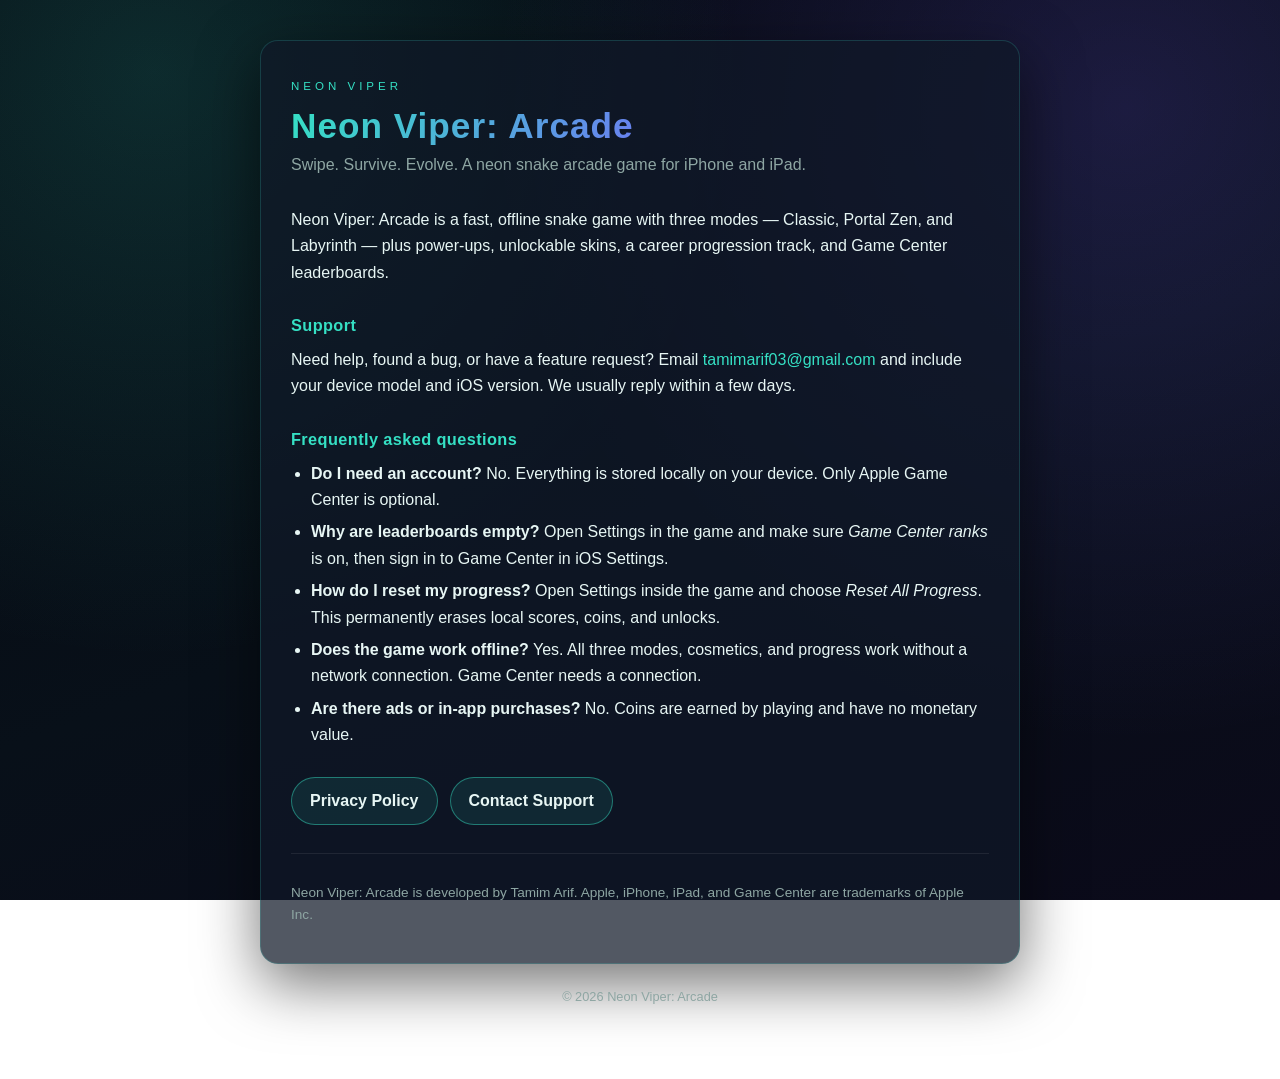
<file: index.html>
<!doctype html>
<html lang="en">
  <head>
    <meta charset="utf-8" />
    <meta name="viewport" content="width=device-width, initial-scale=1, viewport-fit=cover" />
    <title>Neon Viper: Arcade — Support</title>
    <meta name="description" content="Support and privacy information for Neon Viper: Arcade, a neon snake arcade game for iPhone and iPad." />
    <meta name="theme-color" content="#05070f" />
    <link rel="icon" href="data:image/svg+xml,<svg xmlns='http://www.w3.org/2000/svg' viewBox='0 0 100 100'><text y='.9em' font-size='90'>🐍</text></svg>" />
    <link rel="stylesheet" href="./styles.css" />
  </head>
  <body>
    <main>
      <p class="brand">Neon Viper</p>
      <h1>Neon Viper: Arcade</h1>
      <p class="tagline">Swipe. Survive. Evolve. A neon snake arcade game for iPhone and iPad.</p>

      <p>
        Neon Viper: Arcade is a fast, offline snake game with three modes — Classic, Portal Zen,
        and Labyrinth — plus power-ups, unlockable skins, a career progression track, and
        Game Center leaderboards.
      </p>

      <h2>Support</h2>
      <p>
        Need help, found a bug, or have a feature request? Email
        <a href="mailto:tamimarif03@gmail.com">tamimarif03@gmail.com</a> and include your device
        model and iOS version. We usually reply within a few days.
      </p>

      <h2>Frequently asked questions</h2>
      <ul>
        <li><strong>Do I need an account?</strong> No. Everything is stored locally on your device. Only Apple Game Center is optional.</li>
        <li><strong>Why are leaderboards empty?</strong> Open Settings in the game and make sure <em>Game Center ranks</em> is on, then sign in to Game Center in iOS Settings.</li>
        <li><strong>How do I reset my progress?</strong> Open Settings inside the game and choose <em>Reset All Progress</em>. This permanently erases local scores, coins, and unlocks.</li>
        <li><strong>Does the game work offline?</strong> Yes. All three modes, cosmetics, and progress work without a network connection. Game Center needs a connection.</li>
        <li><strong>Are there ads or in-app purchases?</strong> No. Coins are earned by playing and have no monetary value.</li>
      </ul>

      <nav>
        <a class="button" href="./privacy.html">Privacy Policy</a>
        <a class="button" href="mailto:tamimarif03@gmail.com">Contact Support</a>
      </nav>

      <hr />
      <p class="small muted">Neon Viper: Arcade is developed by Tamim Arif. Apple, iPhone, iPad, and Game Center are trademarks of Apple Inc.</p>
    </main>
    <footer>© 2026 Neon Viper: Arcade</footer>
  </body>
</html>
</file>
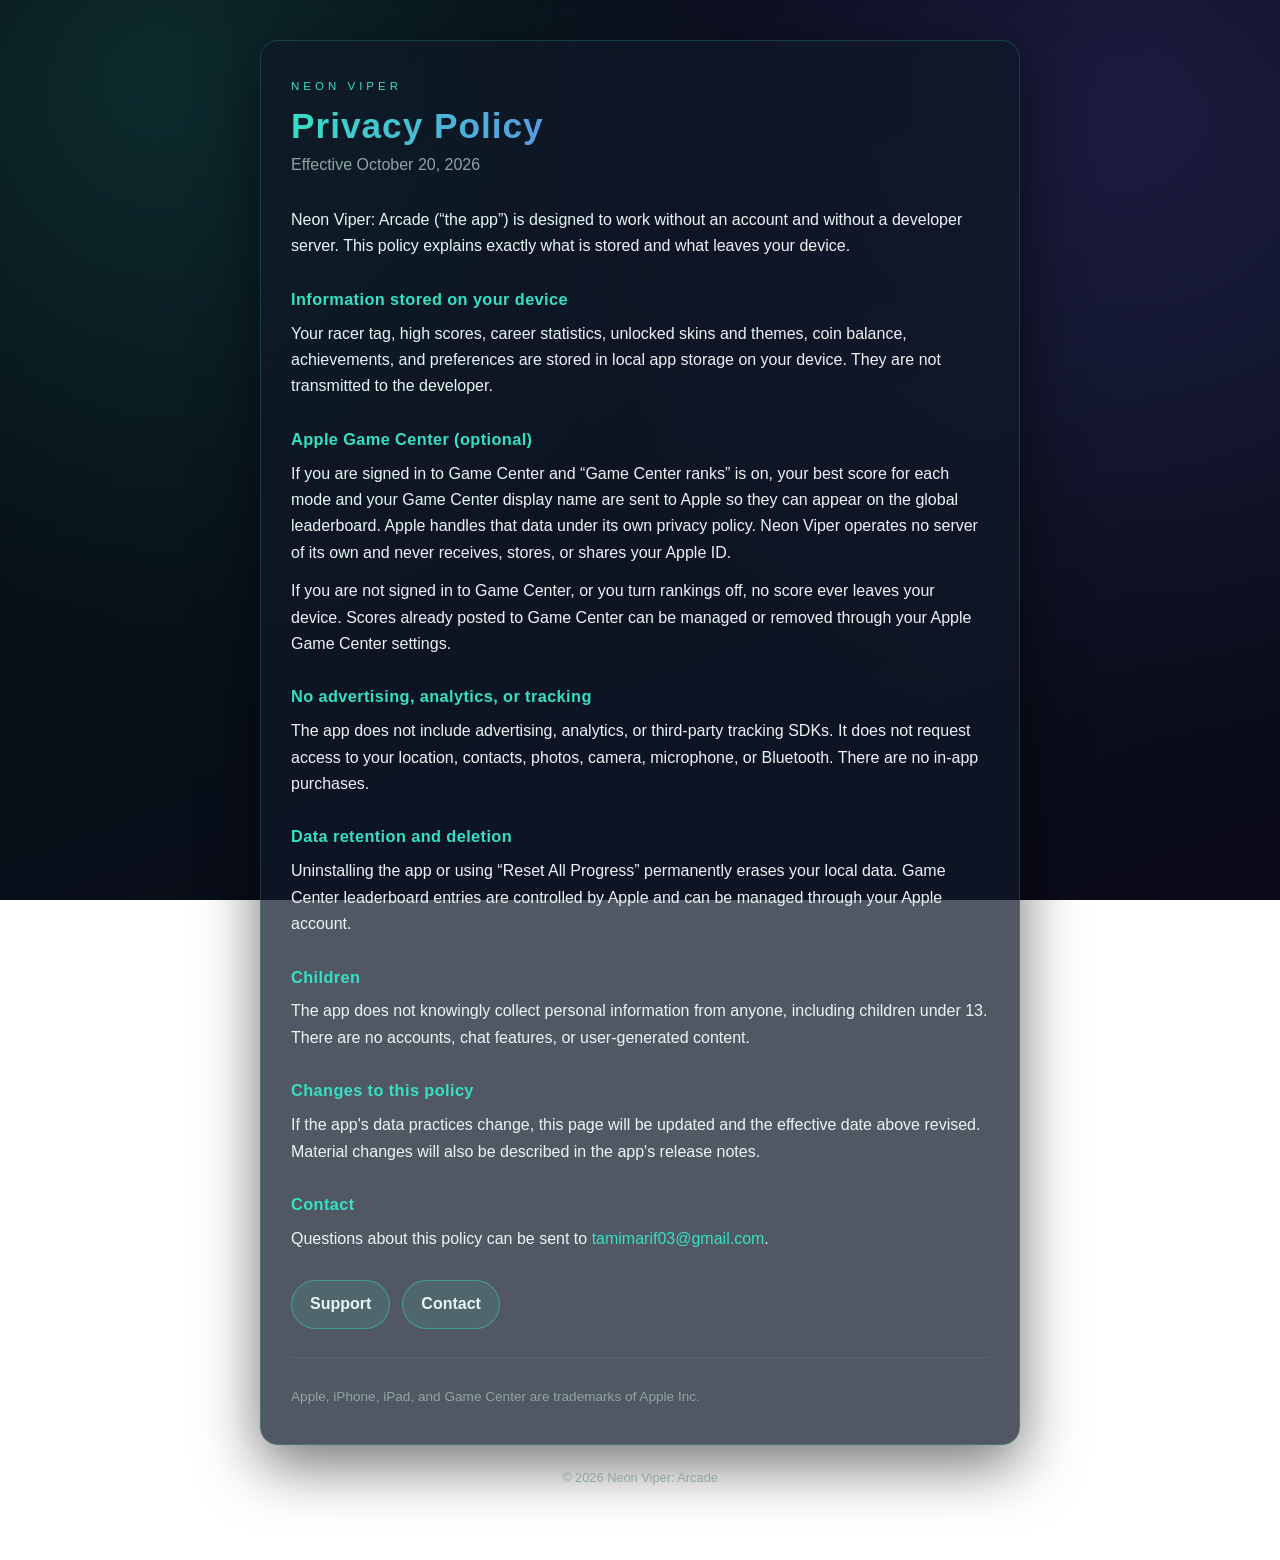
<file: privacy.html>
<!doctype html>
<html lang="en">
  <head>
    <meta charset="utf-8" />
    <meta name="viewport" content="width=device-width, initial-scale=1, viewport-fit=cover" />
    <title>Neon Viper: Arcade — Privacy Policy</title>
    <meta name="description" content="Privacy policy for Neon Viper: Arcade. No analytics, no ads, no tracking; local storage plus optional Apple Game Center." />
    <meta name="theme-color" content="#05070f" />
    <link rel="icon" href="data:image/svg+xml,<svg xmlns='http://www.w3.org/2000/svg' viewBox='0 0 100 100'><text y='.9em' font-size='90'>🐍</text></svg>" />
    <link rel="stylesheet" href="./styles.css" />
  </head>
  <body>
    <main>
      <p class="brand">Neon Viper</p>
      <h1>Privacy Policy</h1>
      <p class="tagline">Effective October 20, 2026</p>

      <p>
        Neon Viper: Arcade (“the app”) is designed to work without an account and without a
        developer server. This policy explains exactly what is stored and what leaves your device.
      </p>

      <h2>Information stored on your device</h2>
      <p>
        Your racer tag, high scores, career statistics, unlocked skins and themes, coin balance,
        achievements, and preferences are stored in local app storage on your device. They are not
        transmitted to the developer.
      </p>

      <h2>Apple Game Center (optional)</h2>
      <p>
        If you are signed in to Game Center and “Game Center ranks” is on, your best score for each
        mode and your Game Center display name are sent to Apple so they can appear on the global
        leaderboard. Apple handles that data under its own privacy policy. Neon Viper operates no
        server of its own and never receives, stores, or shares your Apple ID.
      </p>
      <p>
        If you are not signed in to Game Center, or you turn rankings off, no score ever leaves your
        device. Scores already posted to Game Center can be managed or removed through your Apple
        Game Center settings.
      </p>

      <h2>No advertising, analytics, or tracking</h2>
      <p>
        The app does not include advertising, analytics, or third-party tracking SDKs. It does not
        request access to your location, contacts, photos, camera, microphone, or Bluetooth. There
        are no in-app purchases.
      </p>

      <h2>Data retention and deletion</h2>
      <p>
        Uninstalling the app or using “Reset All Progress” permanently erases your local data.
        Game Center leaderboard entries are controlled by Apple and can be managed through your
        Apple account.
      </p>

      <h2>Children</h2>
      <p>
        The app does not knowingly collect personal information from anyone, including children
        under 13. There are no accounts, chat features, or user-generated content.
      </p>

      <h2>Changes to this policy</h2>
      <p>
        If the app's data practices change, this page will be updated and the effective date above
        revised. Material changes will also be described in the app's release notes.
      </p>

      <h2>Contact</h2>
      <p>
        Questions about this policy can be sent to
        <a href="mailto:tamimarif03@gmail.com">tamimarif03@gmail.com</a>.
      </p>

      <nav>
        <a class="button" href="./index.html">Support</a>
        <a class="button" href="mailto:tamimarif03@gmail.com">Contact</a>
      </nav>

      <hr />
      <p class="small muted">Apple, iPhone, iPad, and Game Center are trademarks of Apple Inc.</p>
    </main>
    <footer>© 2026 Neon Viper: Arcade</footer>
  </body>
</html>
</file>
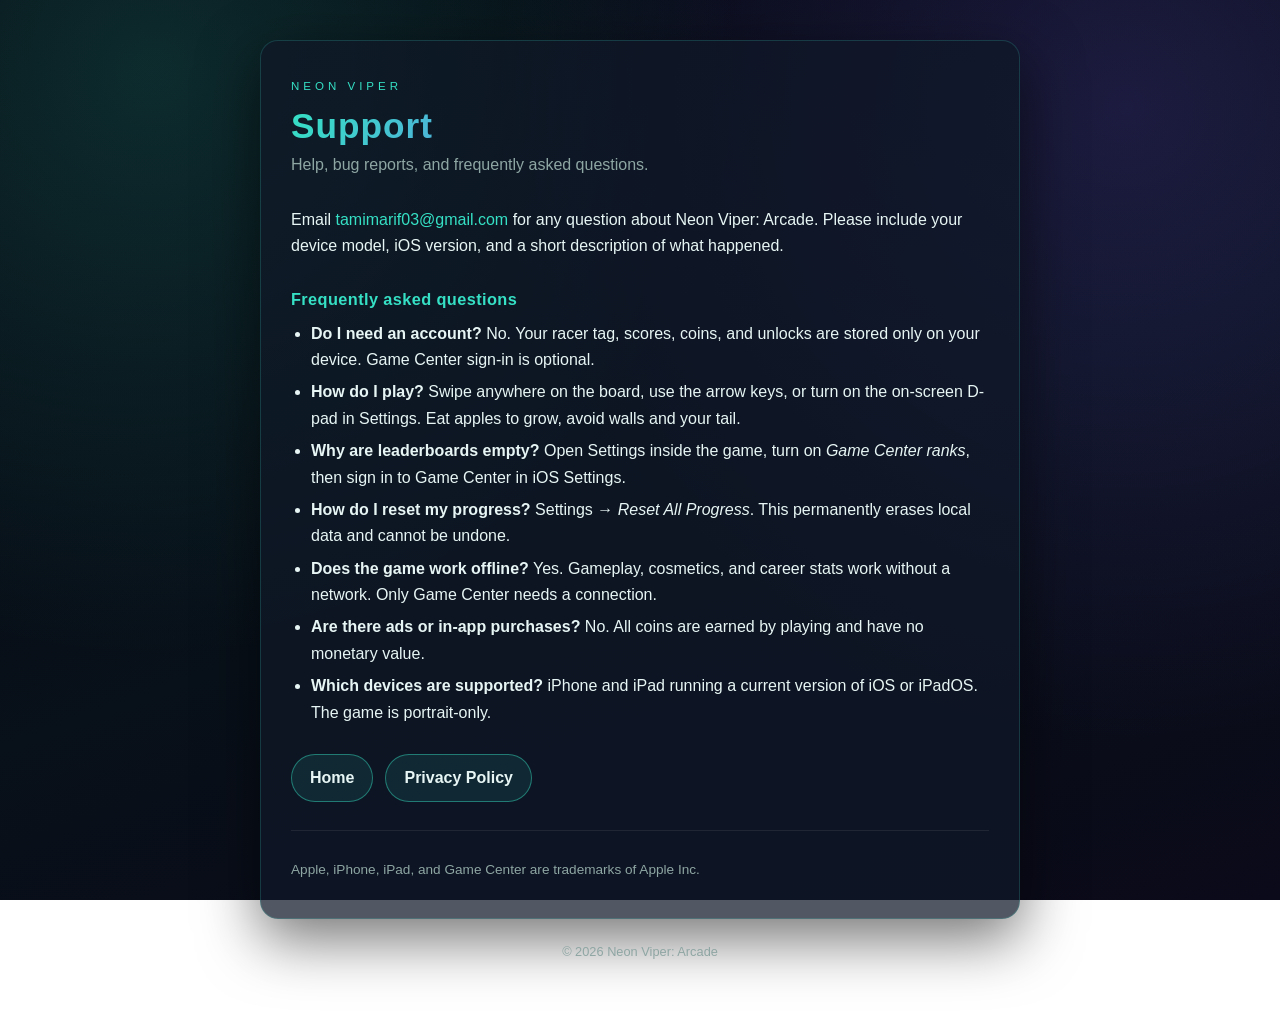
<file: support.html>
<!doctype html>
<html lang="en">
  <head>
    <meta charset="utf-8" />
    <meta name="viewport" content="width=device-width, initial-scale=1, viewport-fit=cover" />
    <title>Neon Viper: Arcade — Support</title>
    <meta name="description" content="Support for Neon Viper: Arcade. Contact the developer, read FAQs, and find the privacy policy." />
    <meta name="theme-color" content="#05070f" />
    <link rel="icon" href="data:image/svg+xml,<svg xmlns='http://www.w3.org/2000/svg' viewBox='0 0 100 100'><text y='.9em' font-size='90'>🐍</text></svg>" />
    <link rel="stylesheet" href="./styles.css" />
  </head>
  <body>
    <main>
      <p class="brand">Neon Viper</p>
      <h1>Support</h1>
      <p class="tagline">Help, bug reports, and frequently asked questions.</p>

      <p>
        Email <a href="mailto:tamimarif03@gmail.com">tamimarif03@gmail.com</a> for any question
        about Neon Viper: Arcade. Please include your device model, iOS version, and a short
        description of what happened.
      </p>

      <h2>Frequently asked questions</h2>
      <ul>
        <li><strong>Do I need an account?</strong> No. Your racer tag, scores, coins, and unlocks are stored only on your device. Game Center sign-in is optional.</li>
        <li><strong>How do I play?</strong> Swipe anywhere on the board, use the arrow keys, or turn on the on-screen D-pad in Settings. Eat apples to grow, avoid walls and your tail.</li>
        <li><strong>Why are leaderboards empty?</strong> Open Settings inside the game, turn on <em>Game Center ranks</em>, then sign in to Game Center in iOS Settings.</li>
        <li><strong>How do I reset my progress?</strong> Settings → <em>Reset All Progress</em>. This permanently erases local data and cannot be undone.</li>
        <li><strong>Does the game work offline?</strong> Yes. Gameplay, cosmetics, and career stats work without a network. Only Game Center needs a connection.</li>
        <li><strong>Are there ads or in-app purchases?</strong> No. All coins are earned by playing and have no monetary value.</li>
        <li><strong>Which devices are supported?</strong> iPhone and iPad running a current version of iOS or iPadOS. The game is portrait-only.</li>
      </ul>

      <nav>
        <a class="button" href="./index.html">Home</a>
        <a class="button" href="./privacy.html">Privacy Policy</a>
      </nav>

      <hr />
      <p class="small muted">Apple, iPhone, iPad, and Game Center are trademarks of Apple Inc.</p>
    </main>
    <footer>© 2026 Neon Viper: Arcade</footer>
  </body>
</html>
</file>
<file: styles.css>
*, *::before, *::after { box-sizing: border-box; margin: 0; padding: 0; }

:root {
  --bg: #05070f;
  --panel: rgba(16, 24, 40, 0.72);
  --border: rgba(64, 224, 208, 0.18);
  --text: #e7f6f4;
  --muted: #8ea6a3;
  --accent: #35e0c4;
  --accent-2: #7c5cff;
}

body {
  min-height: 100vh;
  font-family: -apple-system, BlinkMacSystemFont, "Segoe UI", Roboto, Helvetica, Arial, sans-serif;
  color: var(--text);
  background:
    radial-gradient(circle at 12% 8%, rgba(53, 224, 196, 0.16), transparent 42%),
    radial-gradient(circle at 88% 12%, rgba(124, 92, 255, 0.18), transparent 46%),
    linear-gradient(160deg, #05070f 0%, #081019 55%, #0b0a1a 100%);
  background-attachment: fixed;
  line-height: 1.65;
  padding: 40px 20px 72px;
  -webkit-text-size-adjust: 100%;
}

main {
  max-width: 760px;
  margin: 0 auto;
  background: var(--panel);
  border: 1px solid var(--border);
  border-radius: 18px;
  padding: 36px 30px;
  box-shadow: 0 20px 60px rgba(0, 0, 0, 0.55);
}

.brand {
  font-size: 0.72rem;
  letter-spacing: 4px;
  text-transform: uppercase;
  color: var(--accent);
  margin-bottom: 10px;
}

h1 {
  font-size: clamp(1.6rem, 5vw, 2.2rem);
  font-weight: 800;
  letter-spacing: 1px;
  line-height: 1.15;
  background: linear-gradient(120deg, #35e0c4, #7c5cff 70%);
  -webkit-background-clip: text;
  -webkit-text-fill-color: transparent;
  background-clip: text;
}

.tagline {
  color: var(--muted);
  margin-top: 6px;
  margin-bottom: 28px;
}

h2 {
  font-size: 1.02rem;
  letter-spacing: 0.4px;
  color: var(--accent);
  margin: 26px 0 8px;
}

p, li { color: var(--text); }
p + p { margin-top: 12px; }
ul { margin: 8px 0 0 20px; }
li + li { margin-top: 6px; }
.muted { color: var(--muted); }
.small { font-size: 0.85rem; }

nav {
  display: flex;
  flex-wrap: wrap;
  gap: 12px;
  margin-top: 28px;
}

a {
  color: var(--accent);
  text-decoration: none;
}

a:hover { text-decoration: underline; }

a.button {
  display: inline-block;
  padding: 10px 18px;
  border-radius: 999px;
  border: 1px solid rgba(53, 224, 196, 0.45);
  background: rgba(53, 224, 196, 0.1);
  color: var(--text);
  font-weight: 600;
}

a.button:hover {
  background: rgba(53, 224, 196, 0.18);
  text-decoration: none;
}

hr {
  border: 0;
  border-top: 1px solid rgba(255, 255, 255, 0.08);
  margin: 28px 0;
}

footer {
  max-width: 760px;
  margin: 22px auto 0;
  color: var(--muted);
  font-size: 0.8rem;
  text-align: center;
}

code {
  font-family: ui-monospace, SFMono-Regular, Menlo, Consolas, monospace;
  font-size: 0.9em;
  color: #bfeee7;
}
</file>
